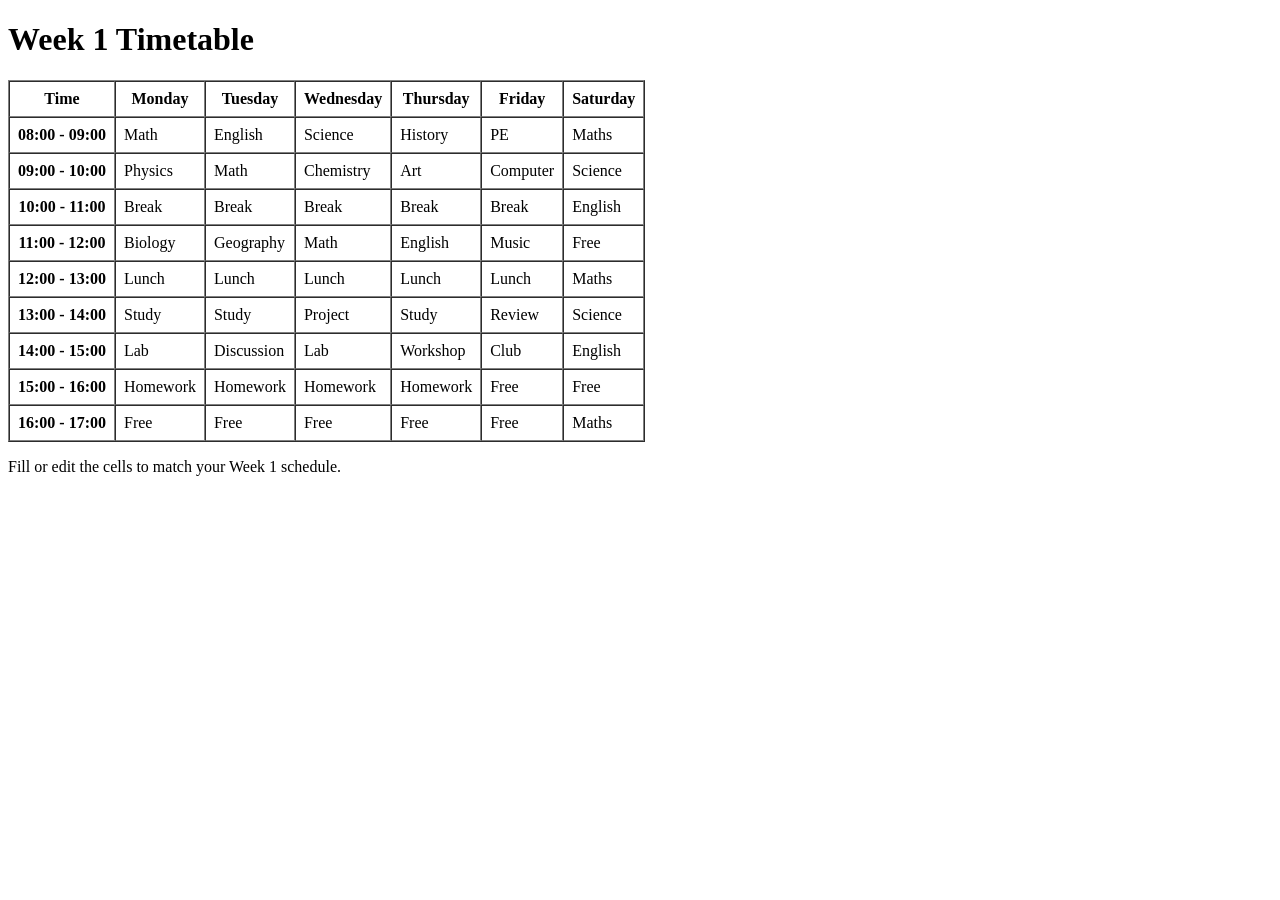
<file: index.html>
<!doctype html>
<html lang="en">
  <head>
    <meta charset="utf-8" />
    <meta name="viewport" content="width=device-width, initial-scale=1" />
    <title>Week 1 Timetable</title>
  </head>
  <body>
    <h1>Week 1 Timetable</h1>
    <table border="1" cellspacing="0" cellpadding="8">
      <thead>
        <tr>
          <th>Time</th>
          <th>Monday</th>
          <th>Tuesday</th>
          <th>Wednesday</th>
          <th>Thursday</th>
          <th>Friday</th>
          <th>Saturday</th>
        </tr>
      </thead>
      <tbody>
        <tr>
          <th>08:00 - 09:00</th>
          <td>Math</td>
          <td>English</td>
          <td>Science</td>
          <td>History</td>
          <td>PE</td>
          <td>Maths</td>
        </tr>
        <tr>
          <th>09:00 - 10:00</th>
          <td>Physics</td>
          <td>Math</td>
          <td>Chemistry</td>
          <td>Art</td>
          <td>Computer</td>
          <td>Science</td>
        </tr>
        <tr>
          <th>10:00 - 11:00</th>
          <td>Break</td>
          <td>Break</td>
          <td>Break</td>
          <td>Break</td>
          <td>Break</td>
          <td>English</td>
        </tr>
        <tr>
          <th>11:00 - 12:00</th>
          <td>Biology</td>
          <td>Geography</td>
          <td>Math</td>
          <td>English</td>
          <td>Music</td>
          <td>Free</td>
        </tr>
        <tr>
          <th>12:00 - 13:00</th>
          <td>Lunch</td>
          <td>Lunch</td>
          <td>Lunch</td>
          <td>Lunch</td>
          <td>Lunch</td>
          <td>Maths</td>
        </tr>
        <tr>
          <th>13:00 - 14:00</th>
          <td>Study</td>
          <td>Study</td>
          <td>Project</td>
          <td>Study</td>
          <td>Review</td>
          <td>Science</td>
        </tr>
        <tr>
          <th>14:00 - 15:00</th>
          <td>Lab</td>
          <td>Discussion</td>
          <td>Lab</td>
          <td>Workshop</td>
          <td>Club</td>
          <td>English</td>
        </tr>
        <tr>
          <th>15:00 - 16:00</th>
          <td>Homework</td>
          <td>Homework</td>
          <td>Homework</td>
          <td>Homework</td>
          <td>Free</td>
          <td>Free</td>
        </tr>
        <tr>
          <th>16:00 - 17:00</th>
          <td>Free</td>
          <td>Free</td>
          <td>Free</td>
          <td>Free</td>
          <td>Free</td>
          <td>Maths</td>
        </tr>
      </tbody>
    </table>
    <p>Fill or edit the cells to match your Week 1 schedule.</p>
  </body>
</html>
</file>
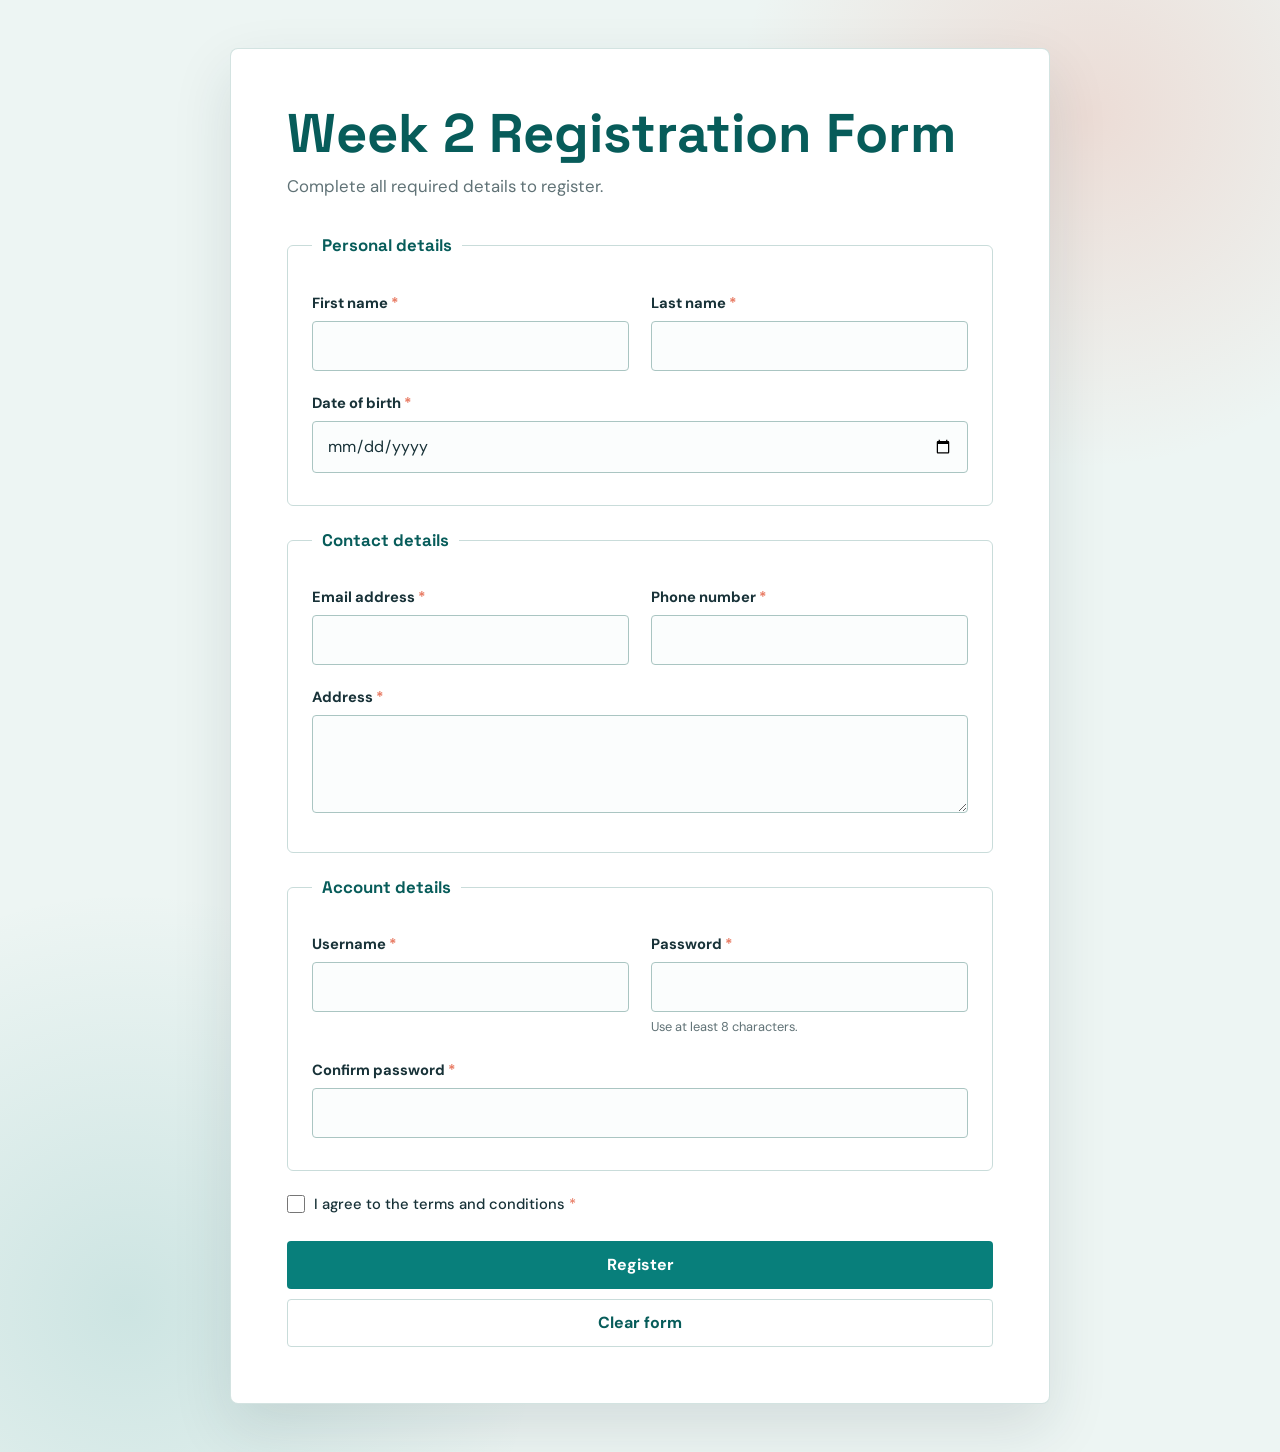
<file: week2/index.html>
<!doctype html>
<html lang="en">
  <head>
    <meta charset="utf-8" />
    <meta name="viewport" content="width=device-width, initial-scale=1" />
    <title>Week 2 Registration</title>
    <link rel="stylesheet" href="style.css" />
  </head>
  <body>
    <main>
      <h1>Week 2 Registration Form</h1>
      <p>Complete all required details to register.</p>

      <form action="#" method="post">
        <fieldset>
          <legend>Personal details</legend>

          <p>
            <label for="first-name">First name <span aria-hidden="true">*</span></label><br />
            <input type="text" id="first-name" name="first_name" autocomplete="given-name" required />
          </p>

          <p>
            <label for="last-name">Last name <span aria-hidden="true">*</span></label><br />
            <input type="text" id="last-name" name="last_name" autocomplete="family-name" required />
          </p>

          <p>
            <label for="date-of-birth">Date of birth <span aria-hidden="true">*</span></label><br />
            <input type="date" id="date-of-birth" name="date_of_birth" autocomplete="bday" required />
          </p>
        </fieldset>

        <fieldset>
          <legend>Contact details</legend>

          <p>
            <label for="email">Email address <span aria-hidden="true">*</span></label><br />
            <input type="email" id="email" name="email" autocomplete="email" required />
          </p>

          <p>
            <label for="phone">Phone number <span aria-hidden="true">*</span></label><br />
            <input type="tel" id="phone" name="phone" autocomplete="tel" required />
          </p>

          <p>
            <label for="address">Address <span aria-hidden="true">*</span></label><br />
            <textarea id="address" name="address" rows="3" autocomplete="street-address" required></textarea>
          </p>
        </fieldset>

        <fieldset>
          <legend>Account details</legend>

          <p>
            <label for="username">Username <span aria-hidden="true">*</span></label><br />
            <input type="text" id="username" name="username" autocomplete="username" minlength="3" required />
          </p>

          <p>
            <label for="password">Password <span aria-hidden="true">*</span></label><br />
            <input type="password" id="password" name="password" autocomplete="new-password" minlength="8" required />
            <br />
            <small>Use at least 8 characters.</small>
          </p>

          <p>
            <label for="confirm-password">Confirm password <span aria-hidden="true">*</span></label><br />
            <input type="password" id="confirm-password" name="confirm_password" autocomplete="new-password" minlength="8" required />
          </p>
        </fieldset>

        <p>
          <input type="checkbox" id="terms" name="terms" required />
          <label for="terms">I agree to the terms and conditions <span aria-hidden="true">*</span></label>
        </p>

        <button type="submit">Register</button>
        <button type="reset">Clear form</button>
      </form>
    </main>
  </body>
</html>
</file>
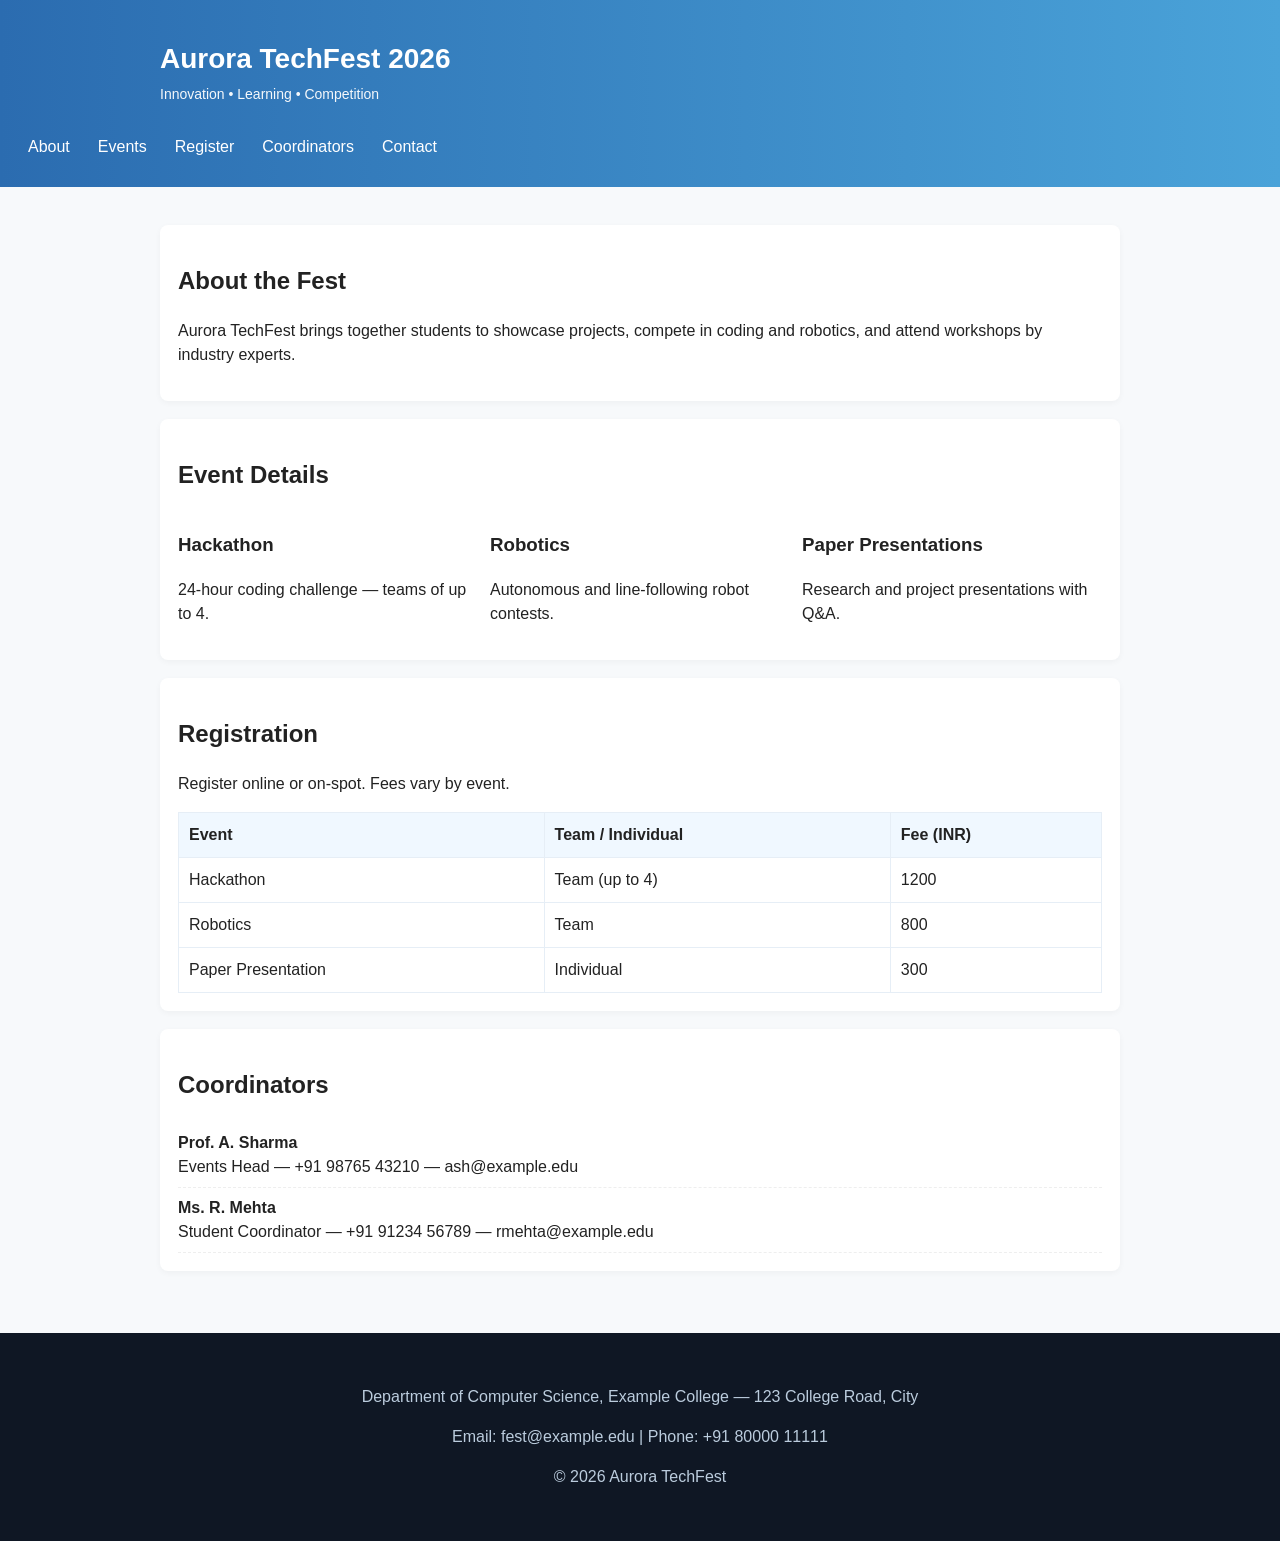
<file: assiginment/CollegeFest/index.html>
<!doctype html>
<html lang="en">
<head>
  <meta charset="utf-8" />
  <meta name="viewport" content="width=device-width,initial-scale=1" />
  <title>College Technical Fest</title>
  <link rel="stylesheet" href="styles.css">
</head>
<body>
  <header class="site-header">
    <div class="container">
      <h1 class="fest-title">Aurora TechFest 2026</h1>
      <p class="tag">Innovation • Learning • Competition</p>
    </div>
    <nav class="main-nav">
      <ul>
        <li><a href="#about">About</a></li>
        <li><a href="#events">Events</a></li>
        <li><a href="#register">Register</a></li>
        <li><a href="#coords">Coordinators</a></li>
        <li><a href="#contact">Contact</a></li>
      </ul>
    </nav>
  </header>

  <main class="container">
    <section id="about" class="card">
      <h2>About the Fest</h2>
      <p>Aurora TechFest brings together students to showcase projects, compete in coding and robotics, and attend workshops by industry experts.</p>
    </section>

    <section id="events" class="card">
      <h2>Event Details</h2>
      <div class="grid">
        <div>
          <h3>Hackathon</h3>
          <p>24-hour coding challenge — teams of up to 4.</p>
        </div>
        <div>
          <h3>Robotics</h3>
          <p>Autonomous and line-following robot contests.</p>
        </div>
        <div>
          <h3>Paper Presentations</h3>
          <p>Research and project presentations with Q&A.</p>
        </div>
      </div>
    </section>

    <section id="register" class="card">
      <h2>Registration</h2>
      <p>Register online or on-spot. Fees vary by event.</p>
      <table class="fees">
        <thead>
          <tr><th>Event</th><th>Team / Individual</th><th>Fee (INR)</th></tr>
        </thead>
        <tbody>
          <tr><td>Hackathon</td><td>Team (up to 4)</td><td>1200</td></tr>
          <tr><td>Robotics</td><td>Team</td><td>800</td></tr>
          <tr><td>Paper Presentation</td><td>Individual</td><td>300</td></tr>
        </tbody>
      </table>
    </section>

    <section id="coords" class="card">
      <h2>Coordinators</h2>
      <ul class="coords">
        <li>
          <strong>Prof. A. Sharma</strong><br>
          Events Head — +91 98765 43210 — ash@example.edu
        </li>
        <li>
          <strong>Ms. R. Mehta</strong><br>
          Student Coordinator — +91 91234 56789 — rmehta@example.edu
        </li>
      </ul>
    </section>
  </main>

  <footer id="contact" class="site-footer">
    <div class="container">
      <p>Department of Computer Science, Example College — 123 College Road, City</p>
      <p>Email: fest@example.edu | Phone: +91 80000 11111</p>
      <p>&copy; 2026 Aurora TechFest</p>
    </div>
  </footer>
</body>
</html>
</file>
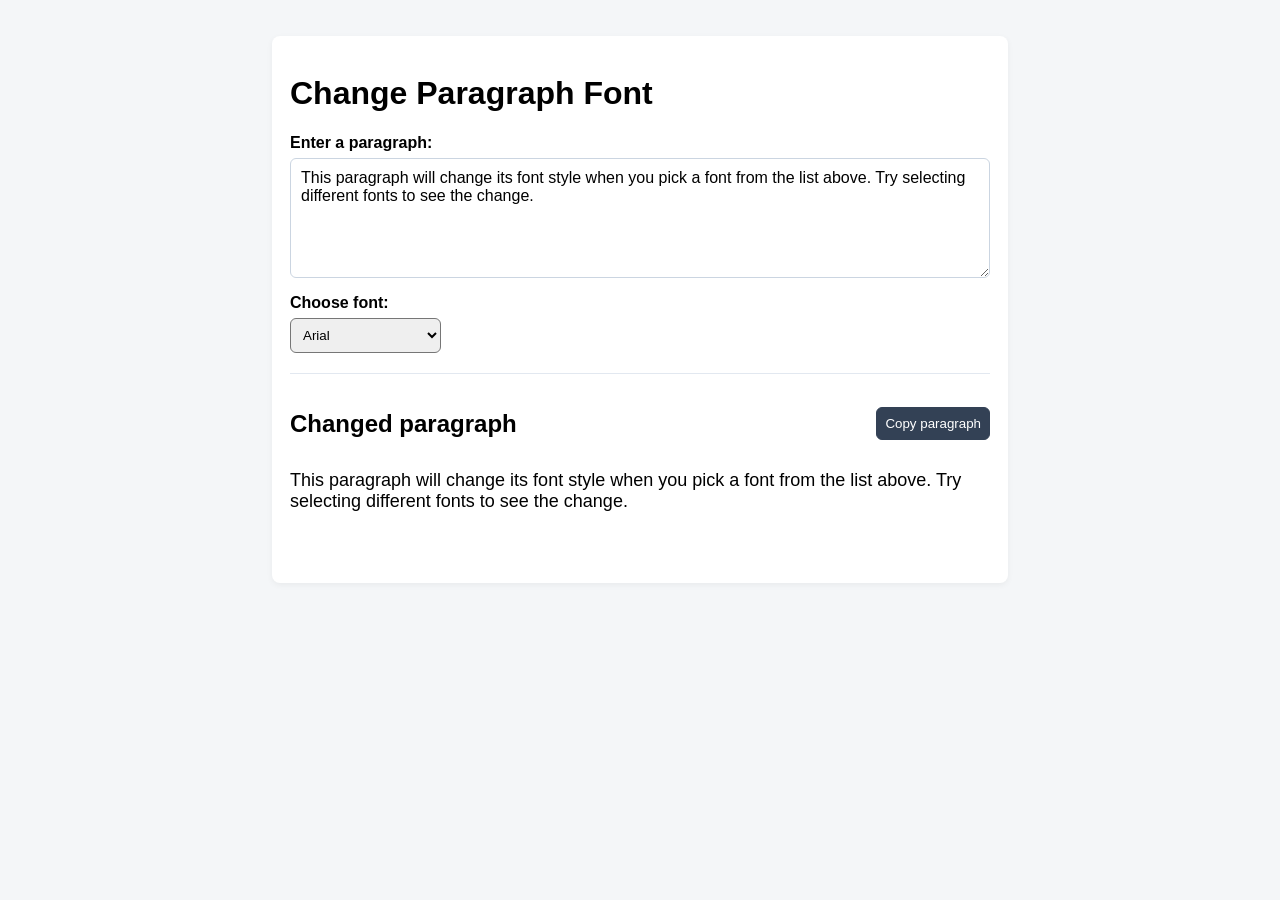
<file: assiginment/FontChanger/index.html>
<!doctype html>
<html lang="en">
<head>
  <meta charset="utf-8" />
  <meta name="viewport" content="width=device-width,initial-scale=1" />
  <title>Font Style Changer</title>
  <style>
    body{font-family:Arial,Helvetica,sans-serif;padding:28px;background:#f4f6f8}
    .card{background:#fff;padding:18px;border-radius:8px;max-width:700px;margin:0 auto;box-shadow:0 2px 6px rgba(0,0,0,0.05)}
    label{display:block;margin:12px 0 6px;font-weight:bold}
    textarea{width:100%;min-height:120px;padding:10px;border:1px solid #cbd5e1;border-radius:6px;box-sizing:border-box;font:inherit;resize:vertical}
    select,button{padding:8px;border-radius:6px}
    button{border:1px solid #334155;background:#334155;color:#fff;cursor:pointer}
    button:hover{background:#1e293b}
    .result{margin-top:20px;padding-top:16px;border-top:1px solid #e2e8f0}
    .result-heading{display:flex;align-items:center;justify-content:space-between;gap:12px}
    #changedParagraph{margin-top:12px;font-size:18px;white-space:pre-wrap;overflow-wrap:anywhere}
    #copyStatus{min-height:1.2em;color:#166534}
  </style>
</head>
<body>
  <div class="card">
    <h1>Change Paragraph Font</h1>
    <label for="paragraphInput">Enter a paragraph:</label>
    <textarea id="paragraphInput">This paragraph will change its font style when you pick a font from the list above. Try selecting different fonts to see the change.</textarea>

    <label for="fontSelect">Choose font:</label>
    <select id="fontSelect">
      <option value="Arial, sans-serif">Arial</option>
      <option value="'Times New Roman', Times, serif">Times New Roman</option>
      <option value="Verdana, Geneva, sans-serif">Verdana</option>
      <option value="'Courier New', Courier, monospace">Courier New</option>
    </select>

    <section class="result" aria-labelledby="resultHeading">
      <div class="result-heading">
        <h2 id="resultHeading">Changed paragraph</h2>
        <button id="copyButton" type="button">Copy paragraph</button>
      </div>
      <p id="changedParagraph"></p>
      <p id="copyStatus" role="status" aria-live="polite"></p>
    </section>
  </div>

  <script src="script.js"></script>
</body>
</html>
</file>
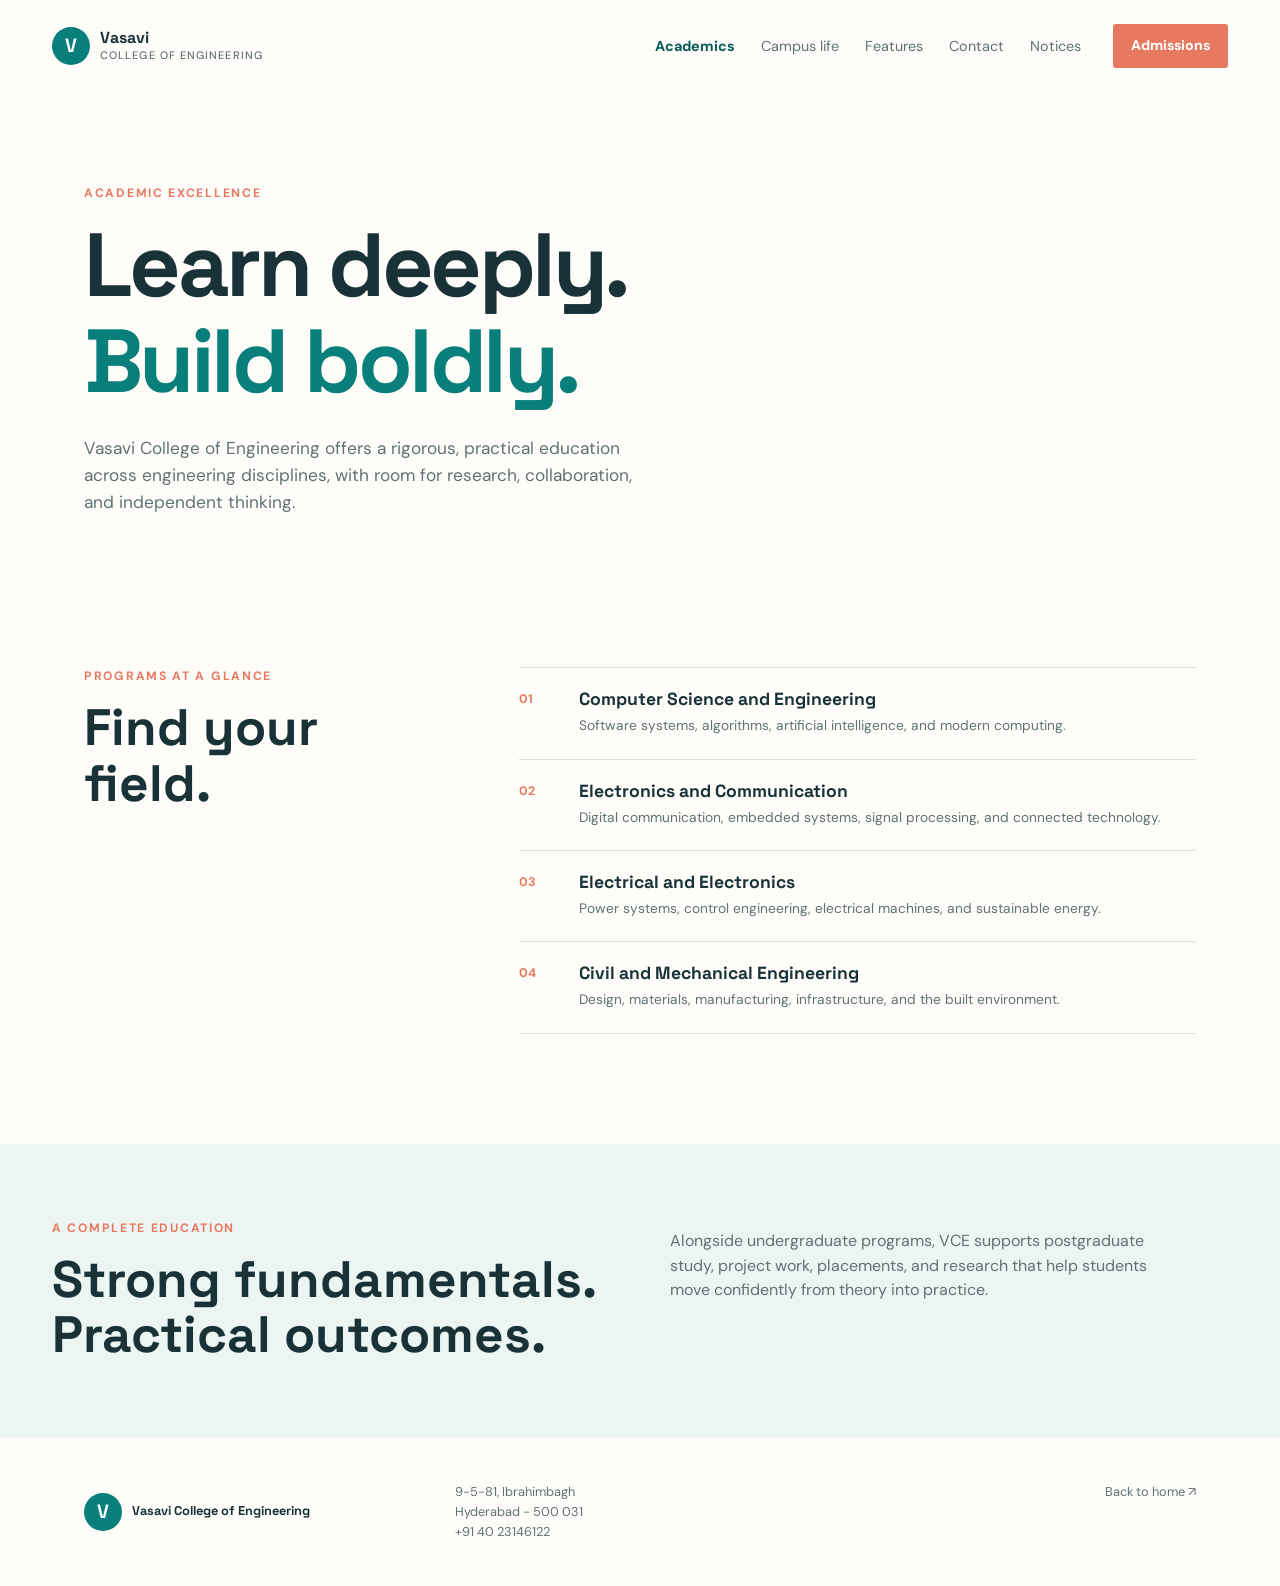
<file: week3/academics.html>
<!doctype html>
<html lang="en">
  <head>
    <meta charset="utf-8" />
    <meta name="viewport" content="width=device-width, initial-scale=1" />
    <title>Academics | Vasavi College of Engineering</title>
    <link rel="stylesheet" href="style.css" />
  </head>
  <body class="college-page inner-page">
    <header class="site-header">
      <a class="brand" href="college.html" aria-label="Vasavi College of Engineering home"><span class="brand-mark">V</span><span>Vasavi<br /><small>College of Engineering</small></span></a>
      <nav aria-label="Main navigation"><a class="active-link" href="academics.html">Academics</a><a href="campus-life.html">Campus life</a><a href="features.html">Features</a><a href="college.html#contact">Contact</a><a href="notices.html">Notices</a></nav>
      <a class="header-button" href="admissions.html">Admissions</a>
    </header>

    <main>
      <section class="inner-hero">
        <p class="eyebrow">Academic excellence</p>
        <h1>Learn deeply.<br /><em>Build boldly.</em></h1>
        <p>Vasavi College of Engineering offers a rigorous, practical education across engineering disciplines, with room for research, collaboration, and independent thinking.</p>
      </section>
      <section class="inner-content two-column-content">
        <div><p class="eyebrow">Programs at a glance</p><h2>Find your field.</h2></div>
        <div class="department-list">
          <article><span>01</span><div><h3>Computer Science and Engineering</h3><p>Software systems, algorithms, artificial intelligence, and modern computing.</p></div></article>
          <article><span>02</span><div><h3>Electronics and Communication</h3><p>Digital communication, embedded systems, signal processing, and connected technology.</p></div></article>
          <article><span>03</span><div><h3>Electrical and Electronics</h3><p>Power systems, control engineering, electrical machines, and sustainable energy.</p></div></article>
          <article><span>04</span><div><h3>Civil and Mechanical Engineering</h3><p>Design, materials, manufacturing, infrastructure, and the built environment.</p></div></article>
        </div>
      </section>
      <section class="inner-highlight"><div><p class="eyebrow">A complete education</p><h2>Strong fundamentals. Practical outcomes.</h2></div><p>Alongside undergraduate programs, VCE supports postgraduate study, project work, placements, and research that help students move confidently from theory into practice.</p></section>
    </main>
    <footer><div class="brand footer-brand"><span class="brand-mark">V</span><span>Vasavi College of Engineering</span></div><p>9-5-81, Ibrahimbagh<br />Hyderabad - 500 031<br />+91 40 23146122</p><p class="footer-small"><a href="college.html">Back to home &#8599;</a></p></footer>
  </body>
</html>
</file>
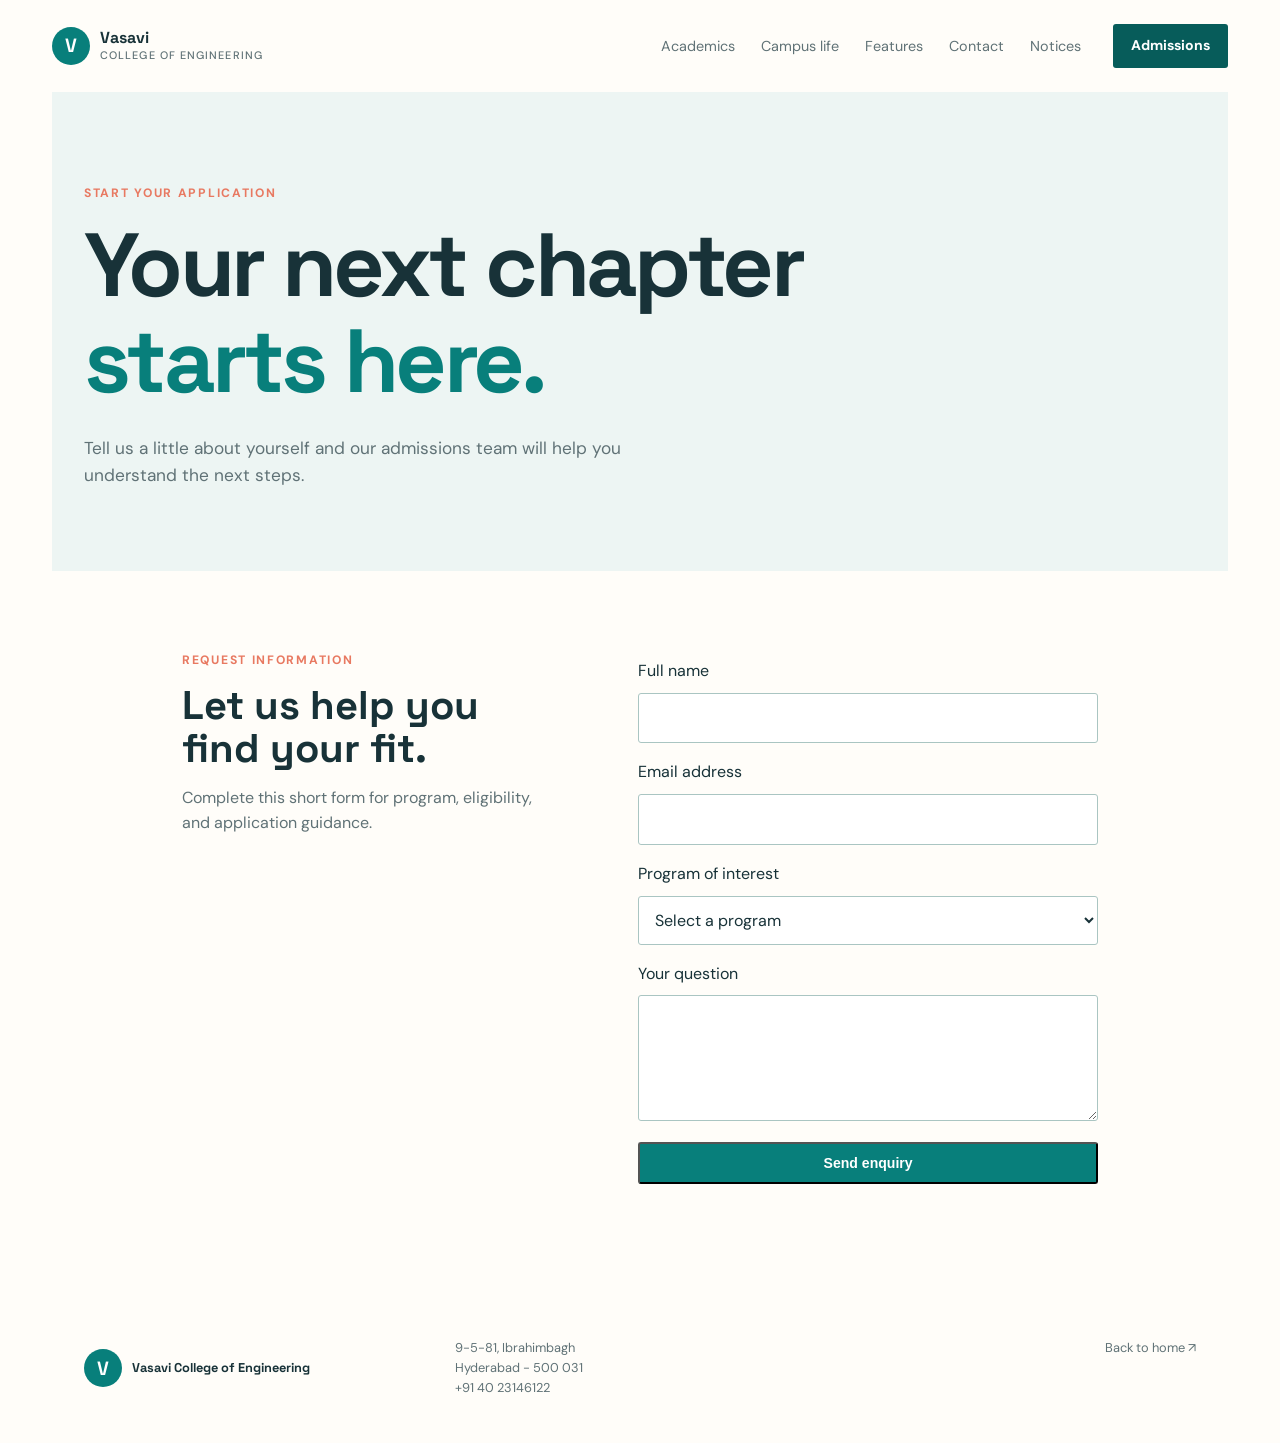
<file: week3/admissions.html>
<!doctype html>
<html lang="en">
  <head>
    <meta charset="utf-8" />
    <meta name="viewport" content="width=device-width, initial-scale=1" />
    <title>Admissions | Vasavi College of Engineering</title>
    <link rel="stylesheet" href="style.css" />
  </head>
  <body class="college-page inner-page">
    <header class="site-header">
      <a class="brand" href="college.html" aria-label="Vasavi College of Engineering home"><span class="brand-mark">V</span><span>Vasavi<br /><small>College of Engineering</small></span></a>
      <nav aria-label="Main navigation"><a href="academics.html">Academics</a><a href="campus-life.html">Campus life</a><a href="campus-life.html#features">Features</a><a href="college.html#contact">Contact</a><a href="notices.html">Notices</a></nav>
      <a class="header-button active-button" href="admissions.html">Admissions</a>
    </header>
    <main>
      <section class="inner-hero admission-hero"><p class="eyebrow">Start your application</p><h1>Your next chapter<br /><em>starts here.</em></h1><p>Tell us a little about yourself and our admissions team will help you understand the next steps.</p></section>
      <section class="admission-layout"><div><p class="eyebrow">Request information</p><h2>Let us help you find your fit.</h2><p class="muted-copy">Complete this short form for program, eligibility, and application guidance.</p></div><form class="enquiry-form" action="#" method="post"><label for="name">Full name</label><input id="name" name="name" type="text" required /><label for="email">Email address</label><input id="email" name="email" type="email" required /><label for="program">Program of interest</label><select id="program" name="program" required><option value="">Select a program</option><option>Computer Science and Engineering</option><option>Electronics and Communication</option><option>Electrical and Electronics</option><option>Civil or Mechanical Engineering</option></select><label for="message">Your question</label><textarea id="message" name="message" rows="4" required></textarea><button class="button button-primary" type="submit">Send enquiry</button></form></section>
    </main>
    <footer><div class="brand footer-brand"><span class="brand-mark">V</span><span>Vasavi College of Engineering</span></div><p>9-5-81, Ibrahimbagh<br />Hyderabad - 500 031<br />+91 40 23146122</p><p class="footer-small"><a href="college.html">Back to home &#8599;</a></p></footer>
  </body>
</html>
</file>
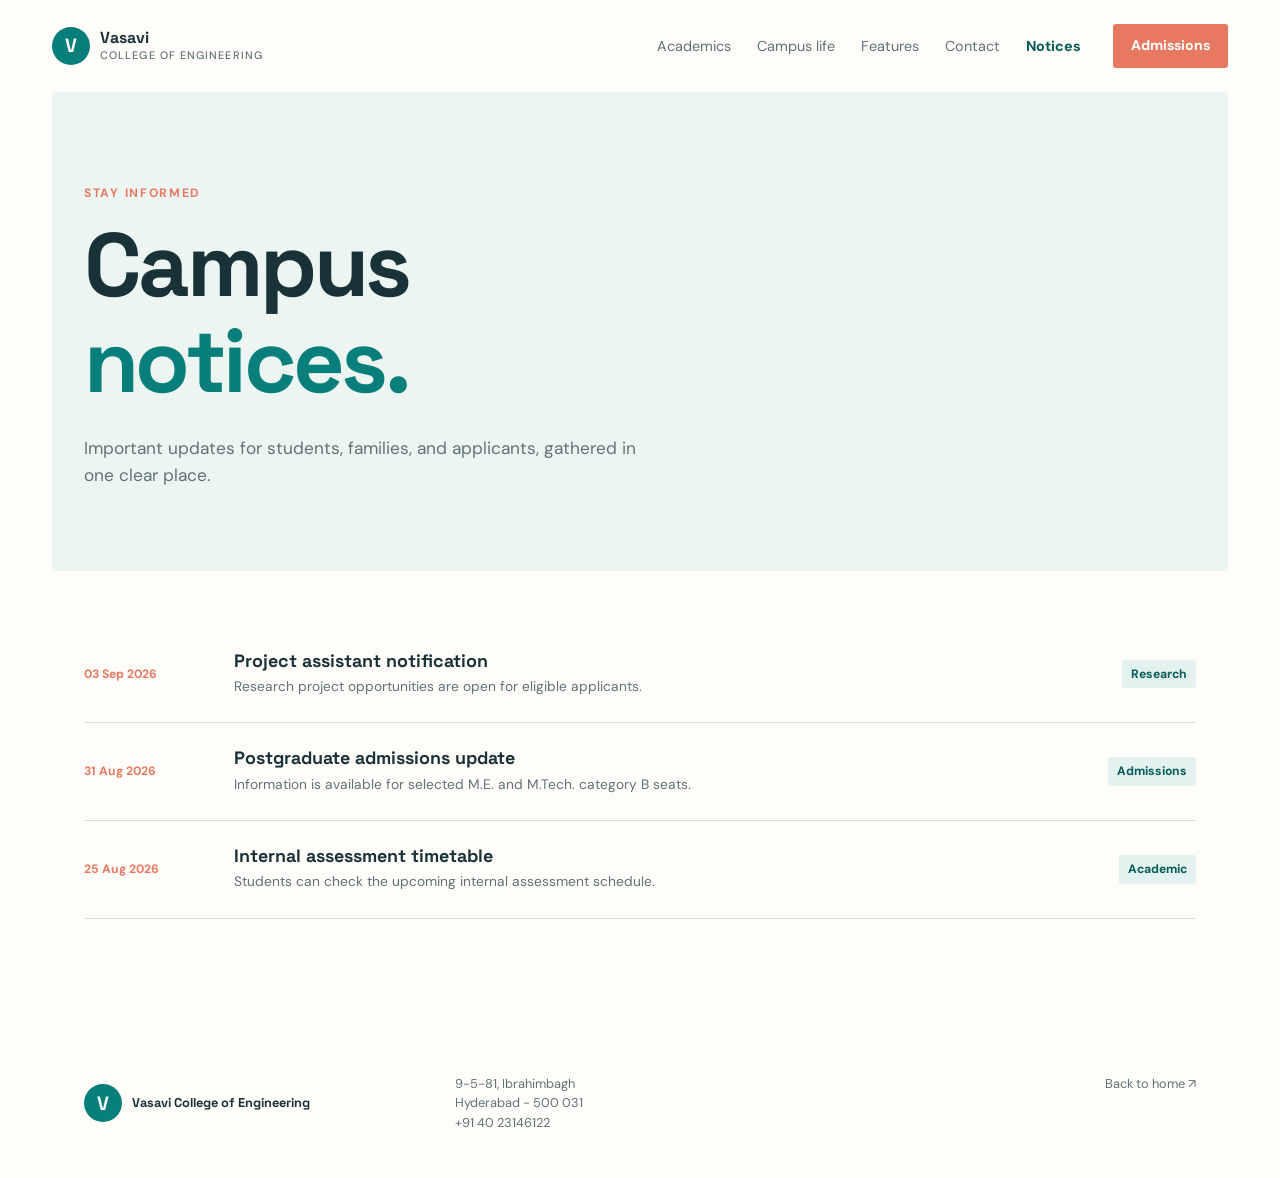
<file: week3/notices.html>
<!doctype html>
<html lang="en">
  <head>
    <meta charset="utf-8" />
    <meta name="viewport" content="width=device-width, initial-scale=1" />
    <title>Notices | Vasavi College of Engineering</title>
    <link rel="stylesheet" href="style.css" />
  </head>
  <body class="college-page inner-page">
    <header class="site-header">
      <a class="brand" href="college.html" aria-label="Vasavi College of Engineering home"><span class="brand-mark">V</span><span>Vasavi<br /><small>College of Engineering</small></span></a>
      <nav aria-label="Main navigation"><a href="academics.html">Academics</a><a href="campus-life.html">Campus life</a><a href="features.html">Features</a><a href="college.html#contact">Contact</a><a class="active-link" href="notices.html">Notices</a></nav>
      <a class="header-button" href="admissions.html">Admissions</a>
    </header>
    <main>
      <section class="inner-hero notice-hero"><p class="eyebrow">Stay informed</p><h1>Campus<br /><em>notices.</em></h1><p>Important updates for students, families, and applicants, gathered in one clear place.</p></section>
      <section class="notice-list" aria-label="College notices">
        <article><span class="notice-date">03 Sep 2026</span><div><h2>Project assistant notification</h2><p>Research project opportunities are open for eligible applicants.</p></div><span class="notice-tag">Research</span></article>
        <article><span class="notice-date">31 Aug 2026</span><div><h2>Postgraduate admissions update</h2><p>Information is available for selected M.E. and M.Tech. category B seats.</p></div><span class="notice-tag">Admissions</span></article>
        <article><span class="notice-date">25 Aug 2026</span><div><h2>Internal assessment timetable</h2><p>Students can check the upcoming internal assessment schedule.</p></div><span class="notice-tag">Academic</span></article>
      </section>
    </main>
    <footer><div class="brand footer-brand"><span class="brand-mark">V</span><span>Vasavi College of Engineering</span></div><p>9-5-81, Ibrahimbagh<br />Hyderabad - 500 031<br />+91 40 23146122</p><p class="footer-small"><a href="college.html">Back to home &#8599;</a></p></footer>
  </body>
</html>
</file>
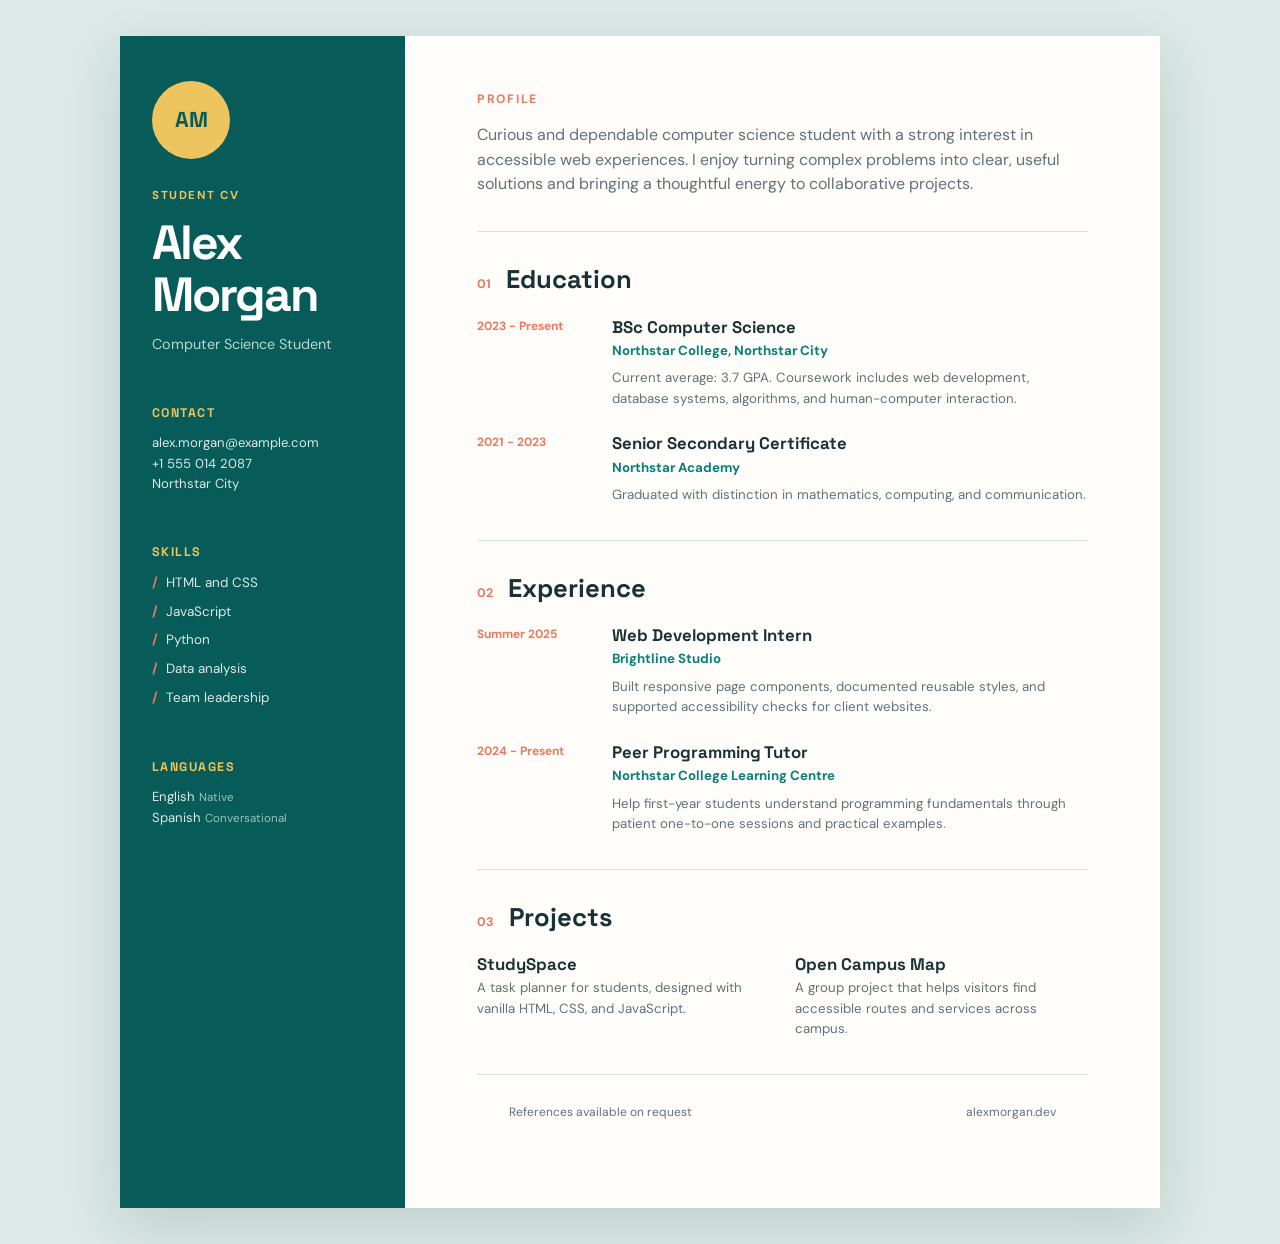
<file: week3/student-cv.html>
<!doctype html>
<html lang="en">
  <head>
    <meta charset="utf-8" />
    <meta name="viewport" content="width=device-width, initial-scale=1" />
    <title>Alex Morgan | Student CV</title>
    <link rel="stylesheet" href="style.css" />
  </head>
  <body class="cv-page">
    <main class="cv-shell">
      <aside class="cv-sidebar">
        <div class="profile-initials" aria-hidden="true">AM</div>
        <p class="cv-label">Student CV</p>
        <h1>Alex<br />Morgan</h1>
        <p class="role">Computer Science Student</p>

        <section class="sidebar-section">
          <h2>Contact</h2>
          <p>alex.morgan@example.com<br />+1 555 014 2087<br />Northstar City</p>
        </section>
        <section class="sidebar-section">
          <h2>Skills</h2>
          <ul class="skill-list">
            <li>HTML and CSS</li>
            <li>JavaScript</li>
            <li>Python</li>
            <li>Data analysis</li>
            <li>Team leadership</li>
          </ul>
        </section>
        <section class="sidebar-section">
          <h2>Languages</h2>
          <p>English <span>Native</span><br />Spanish <span>Conversational</span></p>
        </section>
      </aside>

      <div class="cv-content">
        <header class="cv-intro">
          <p class="eyebrow">Profile</p>
          <p>Curious and dependable computer science student with a strong interest in accessible web experiences. I enjoy turning complex problems into clear, useful solutions and bringing a thoughtful energy to collaborative projects.</p>
        </header>

        <section class="cv-section">
          <div class="section-heading"><span>01</span><h2>Education</h2></div>
          <article class="timeline-item">
            <div class="timeline-date">2023 - Present</div>
            <div><h3>BSc Computer Science</h3><p class="muted">Northstar College, Northstar City</p><p>Current average: 3.7 GPA. Coursework includes web development, database systems, algorithms, and human-computer interaction.</p></div>
          </article>
          <article class="timeline-item">
            <div class="timeline-date">2021 - 2023</div>
            <div><h3>Senior Secondary Certificate</h3><p class="muted">Northstar Academy</p><p>Graduated with distinction in mathematics, computing, and communication.</p></div>
          </article>
        </section>

        <section class="cv-section">
          <div class="section-heading"><span>02</span><h2>Experience</h2></div>
          <article class="timeline-item">
            <div class="timeline-date">Summer 2025</div>
            <div><h3>Web Development Intern</h3><p class="muted">Brightline Studio</p><p>Built responsive page components, documented reusable styles, and supported accessibility checks for client websites.</p></div>
          </article>
          <article class="timeline-item">
            <div class="timeline-date">2024 - Present</div>
            <div><h3>Peer Programming Tutor</h3><p class="muted">Northstar College Learning Centre</p><p>Help first-year students understand programming fundamentals through patient one-to-one sessions and practical examples.</p></div>
          </article>
        </section>

        <section class="cv-section">
          <div class="section-heading"><span>03</span><h2>Projects</h2></div>
          <div class="project-list">
            <article><h3>StudySpace</h3><p>A task planner for students, designed with vanilla HTML, CSS, and JavaScript.</p></article>
            <article><h3>Open Campus Map</h3><p>A group project that helps visitors find accessible routes and services across campus.</p></article>
          </div>
        </section>

        <footer class="cv-footer"><span>References available on request</span><span>alexmorgan.dev</span></footer>
      </div>
    </main>
  </body>
</html>
</file>
<file: week2/style.css>
@import url('https://fonts.googleapis.com/css2?family=DM+Sans:wght@400;500;700&family=Space+Grotesk:wght@500;600;700&display=swap');

:root {
  --ink: #183238;
  --muted: #607276;
  --paper: #ffffff;
  --mist: #edf5f3;
  --line: #c9dcda;
  --teal: #087f7b;
  --teal-dark: #075c5a;
  --coral: #e87961;
  --shadow: 0 24px 60px rgba(24, 50, 56, 0.12);
}

* {
  box-sizing: border-box;
}

body {
  min-height: 100vh;
  margin: 0;
  padding: 48px 20px;
  color: var(--ink);
  background-color: var(--mist);
  background-image: radial-gradient(circle at 85% 8%, rgba(232, 121, 97, 0.2), transparent 22rem),
    radial-gradient(circle at 10% 90%, rgba(8, 127, 123, 0.14), transparent 26rem);
  font-family: 'DM Sans', sans-serif;
  line-height: 1.5;
}

main {
  width: min(100%, 820px);
  margin: 0 auto;
  padding: clamp(28px, 5vw, 56px);
  background: var(--paper);
  border: 1px solid rgba(201, 220, 218, 0.8);
  border-radius: 8px;
  box-shadow: var(--shadow);
}

h1 {
  margin: 0;
  color: var(--teal-dark);
  font-family: 'Space Grotesk', sans-serif;
  font-size: clamp(2rem, 5vw, 3.4rem);
  line-height: 1.05;
}

main > p {
  margin: 12px 0 34px;
  color: var(--muted);
  font-size: 1.05rem;
}

form {
  display: grid;
  gap: 22px;
}

fieldset {
  display: grid;
  grid-template-columns: repeat(2, minmax(0, 1fr));
  gap: 4px 22px;
  margin: 0;
  padding: 24px;
  border: 1px solid var(--line);
  border-radius: 6px;
}

legend {
  padding: 0 10px;
  color: var(--teal-dark);
  font-family: 'Space Grotesk', sans-serif;
  font-size: 1.05rem;
  font-weight: 700;
}

fieldset p {
  margin: 8px 0;
}

fieldset p:last-child {
  grid-column: 1 / -1;
}

label {
  display: inline-block;
  margin-bottom: 7px;
  font-size: 0.92rem;
  font-weight: 700;
}

label span {
  color: var(--coral);
}

input:not([type='checkbox']),
textarea {
  width: 100%;
  padding: 12px 14px;
  color: var(--ink);
  background: #fbfdfd;
  border: 1px solid #aac5c2;
  border-radius: 4px;
  font: inherit;
  transition: border-color 160ms ease, box-shadow 160ms ease, background-color 160ms ease;
}

textarea {
  min-height: 96px;
  resize: vertical;
}

input:not([type='checkbox']):focus,
textarea:focus {
  outline: 3px solid rgba(8, 127, 123, 0.18);
  border-color: var(--teal);
  background: var(--paper);
}

small {
  display: inline-block;
  margin-top: 5px;
  color: var(--muted);
  font-size: 0.8rem;
}

form > p {
  display: flex;
  align-items: flex-start;
  gap: 9px;
  margin: 0;
}

form > p label {
  margin: 0;
  font-weight: 500;
}

input[type='checkbox'] {
  width: 18px;
  height: 18px;
  flex: 0 0 auto;
  margin: 2px 0 0;
  accent-color: var(--teal);
}

button {
  min-height: 46px;
  padding: 11px 20px;
  border: 1px solid transparent;
  border-radius: 4px;
  font: inherit;
  font-weight: 700;
  cursor: pointer;
  transition: background-color 160ms ease, border-color 160ms ease, transform 160ms ease;
}

button:hover {
  transform: translateY(-1px);
}

button[type='submit'] {
  margin-top: 4px;
  color: #ffffff;
  background: var(--teal);
}

button[type='submit']:hover,
button[type='submit']:focus-visible {
  background: var(--teal-dark);
}

button[type='reset'] {
  margin-top: -12px;
  color: var(--teal-dark);
  background: transparent;
  border-color: var(--line);
}

button[type='reset']:hover,
button[type='reset']:focus-visible {
  background: #edf5f3;
  border-color: var(--teal);
}

button:focus-visible {
  outline: 3px solid rgba(232, 121, 97, 0.35);
  outline-offset: 2px;
}

@media (max-width: 620px) {
  body {
    padding: 20px 12px;
  }

  main {
    padding: 28px 18px;
  }

  fieldset {
    grid-template-columns: 1fr;
    gap: 2px;
    padding: 18px 14px;
  }

  fieldset p:last-child {
    grid-column: auto;
  }
}
</file>
<file: assiginment/CollegeFest/styles.css>
/* College Fest styles */
:root{--accent:#2b6cb0;--muted:#666}
*{box-sizing:border-box}
body{font-family:Inter, Arial, sans-serif;line-height:1.5;color:#222;margin:0;background:#f7f9fb}
.container{max-width:1000px;margin:0 auto;padding:20px}
.site-header{background:linear-gradient(90deg,var(--accent),#4aa3d9);color:#fff;padding:18px 0}
.fest-title{margin:0;font-size:28px}
.tag{margin:4px 0 0;font-size:14px;opacity:.95}
.main-nav ul{display:flex;gap:12px;list-style:none;padding:10px 20px;margin:0}
.main-nav a{color:#fff;text-decoration:none;padding:6px 8px;border-radius:6px}
.main-nav a:hover{background:rgba(255,255,255,0.12)}
.card{background:#fff;border-radius:8px;padding:18px;margin:18px 0;box-shadow:0 2px 6px rgba(15,15,15,0.04)}
.grid{display:grid;grid-template-columns:repeat(auto-fit,minmax(200px,1fr));gap:12px}
.fees{width:100%;border-collapse:collapse;margin-top:12px}
.fees th,.fees td{border:1px solid #e6eef6;padding:10px;text-align:left}
.fees thead th{background:#f0f8ff}
.coords{list-style:none;padding:0;margin:8px 0 0}
.coords li{padding:8px 0;border-bottom:1px dashed #eee}
.site-footer{background:#0f1724;color:#bcd;text-align:center;padding:16px;margin-top:24px}

@media (max-width:520px){.main-nav ul{flex-wrap:wrap}}
</file>
<file: week3/style.css>
@import url('https://fonts.googleapis.com/css2?family=DM+Sans:wght@400;500;700&family=Space+Grotesk:wght@500;600;700&display=swap');

:root {
  --ink: #183238;
  --muted: #607276;
  --paper: #fffdf9;
  --mist: #edf5f3;
  --teal: #087f7b;
  --teal-dark: #075c5a;
  --coral: #e87961;
  --gold: #edc45d;
  --line: #d5e2df;
}

* { box-sizing: border-box; }
html { scroll-behavior: smooth; }
body { margin: 0; color: var(--ink); font-family: 'DM Sans', sans-serif; line-height: 1.55; }
a { color: inherit; text-decoration: none; }
img { display: block; max-width: 100%; }
.eyebrow { margin: 0 0 14px; color: var(--coral); font-size: .76rem; font-weight: 700; letter-spacing: .14em; text-transform: uppercase; }
h1, h2, h3 { font-family: 'Space Grotesk', sans-serif; line-height: 1.08; }
h2 { margin: 0; font-size: clamp(2rem, 4vw, 3.4rem); }

/* College page */
.college-page { background: var(--paper); }
.site-header { display: flex; align-items: center; gap: 32px; max-width: 1240px; margin: auto; padding: 24px 32px; }
.brand { display: flex; align-items: center; gap: 10px; font-family: 'Space Grotesk', sans-serif; font-weight: 700; line-height: 1; }
.brand small { color: var(--muted); font-family: 'DM Sans', sans-serif; font-size: .68rem; font-weight: 500; letter-spacing: .1em; text-transform: uppercase; }
.brand-mark { display: grid; width: 38px; height: 38px; place-items: center; color: white; background: var(--teal); border-radius: 50%; font-size: 1.2rem; }
.site-header nav { display: flex; gap: 26px; margin-left: auto; color: var(--muted); font-size: .9rem; }
.site-header nav a:hover, .text-link:hover { color: var(--coral); }
.header-button, .button { display: inline-block; padding: 11px 18px; border-radius: 3px; font-size: .88rem; font-weight: 700; }
.header-button { color: white; background: var(--coral); }
.college-hero { display: grid; grid-template-columns: minmax(0, .9fr) minmax(0, 1.1fr); gap: clamp(36px, 7vw, 100px); max-width: 1240px; margin: 0 auto; padding: 64px 32px 105px; align-items: center; }
.hero-copy h1 { max-width: 590px; margin: 0; font-size: clamp(3rem, 6vw, 5.8rem); letter-spacing: -.04em; }
.hero-copy h1 em { color: var(--teal); font-style: normal; }
.hero-text { max-width: 480px; margin: 25px 0; color: var(--muted); font-size: 1.08rem; }
.hero-actions { display: flex; align-items: center; gap: 24px; margin: 28px 0 48px; }
.button-primary { color: white; background: var(--teal); }
.button-primary:hover { background: var(--teal-dark); }
.text-link { color: var(--teal-dark); font-size: .9rem; font-weight: 700; }
.text-link span { color: var(--coral); font-size: 1.2rem; }
.hero-note { display: flex; max-width: 310px; gap: 13px; color: var(--muted); font-size: .78rem; line-height: 1.4; }
.hero-note strong { color: var(--coral); font-family: 'Space Grotesk', sans-serif; font-size: 2rem; line-height: 1; }
.hero-image-wrap { position: relative; }
.hero-image-wrap img { width: 100%; aspect-ratio: 1.02; object-fit: cover; border-radius: 3px; }
.image-caption { position: absolute; right: -18px; bottom: -18px; padding: 12px 16px; color: white; background: var(--teal-dark); font-size: .75rem; }
.caption-dot { display: inline-block; width: 7px; height: 7px; margin-right: 7px; background: var(--coral); border-radius: 50%; }
.intro-band { display: grid; grid-template-columns: 1fr 1fr; gap: 40px; padding: 76px max(32px, calc((100% - 1176px) / 2)); background: var(--mist); }
.intro-band > p { max-width: 460px; margin: 12px 0 0; color: var(--muted); }
.program-grid { display: grid; grid-template-columns: repeat(3, 1fr); gap: 18px; max-width: 1176px; margin: 0 auto; padding: 50px 32px 110px; }
.program-card { min-height: 275px; padding: 28px; border-top: 5px solid; }
.program-card-coral { background: #fff0eb; border-color: var(--coral); }
.program-card-teal { background: #e3f2ef; border-color: var(--teal); }
.program-card-gold { background: #fff7da; border-color: var(--gold); }
.program-number { color: var(--muted); font-size: .78rem; font-weight: 700; }
.program-card h3 { margin: 42px 0 12px; font-size: 1.45rem; }
.program-card p { margin: 0 0 24px; color: var(--muted); font-size: .9rem; }
.program-card a { color: var(--teal-dark); font-size: .85rem; font-weight: 700; }
.campus-section { display: grid; grid-template-columns: 1fr 1fr; align-items: center; gap: clamp(35px, 7vw, 95px); max-width: 1176px; margin: auto; padding: 0 32px 110px; }
.campus-image img { width: 100%; aspect-ratio: 1.25; object-fit: cover; }
.campus-copy > p:not(.eyebrow) { max-width: 430px; margin: 22px 0 30px; color: var(--muted); }
.campus-stats { display: grid; grid-template-columns: 70px 1fr; gap: 6px 15px; align-items: center; }
.campus-stats strong { color: var(--teal); font-family: 'Space Grotesk', sans-serif; font-size: 1.7rem; }
.campus-stats span { color: var(--muted); font-size: .85rem; }
.features-section { max-width: 1176px; margin: auto; padding: 0 32px 110px; }
.features-heading { display: flex; align-items: end; justify-content: space-between; gap: 30px; margin-bottom: 35px; }
.features-heading h2 { max-width: 500px; }
.feature-grid { display: grid; grid-template-columns: repeat(3, 1fr); gap: 18px; }
.feature-card { overflow: hidden; background: var(--mist); }
.feature-card img { width: 100%; aspect-ratio: 1.35; object-fit: cover; }
.feature-card div { padding: 22px 24px 26px; }
.feature-card h3 { margin: 0 0 9px; font-size: 1.15rem; }
.feature-card p { margin: 0; color: var(--muted); font-size: .86rem; }
.feature-card-link { display: inline-block; margin-top: 15px; color: var(--teal-dark); font-size: .82rem; font-weight: 700; }
.apply-section { padding: 85px 32px; color: white; background: var(--teal-dark); text-align: center; }
.apply-section h2 { margin: 0 0 28px; }
.button-light { color: var(--teal-dark); background: white; }
footer { display: grid; grid-template-columns: 1fr 1fr 1fr; max-width: 1176px; margin: auto; padding: 32px; color: var(--muted); font-size: .8rem; }
.footer-brand { color: var(--ink); }
.footer-small { text-align: right; }

/* College inner pages */
.active-link { color: var(--teal-dark) !important; font-weight: 700; }
.active-button { background: var(--teal-dark); }
.inner-hero { max-width: 1176px; margin: auto; padding: 92px 32px 82px; }
.inner-hero h1 { max-width: 760px; margin: 0; font-size: clamp(3.2rem, 7vw, 6.2rem); letter-spacing: -.04em; }
.inner-hero h1 em { color: var(--teal); font-style: normal; }
.inner-hero > p:last-child { max-width: 560px; margin: 25px 0 0; color: var(--muted); font-size: 1.08rem; }
.inner-hero-image { display: grid; grid-template-columns: 1fr .85fr; gap: 70px; align-items: center; }
.inner-hero-image img { width: 100%; aspect-ratio: 1.2; object-fit: cover; }
.inner-content { max-width: 1176px; margin: auto; padding: 70px 32px 110px; }
.two-column-content { display: grid; grid-template-columns: .7fr 1.3fr; gap: 70px; }
.department-list { display: grid; border-top: 1px solid var(--line); }
.department-list article { display: grid; grid-template-columns: 42px 1fr; gap: 18px; padding: 22px 0; border-bottom: 1px solid var(--line); }
.department-list article > span { color: var(--coral); font-size: .78rem; font-weight: 700; }
.department-list h3 { margin: 0 0 6px; font-size: 1.1rem; }
.department-list p { margin: 0; color: var(--muted); font-size: .86rem; }
.inner-highlight { display: grid; grid-template-columns: 1fr 1fr; gap: 60px; padding: 75px max(32px, calc((100% - 1176px) / 2)); background: var(--mist); }
.inner-highlight > p { max-width: 480px; margin: 10px 0 0; color: var(--muted); }
.feature-page-grid { display: grid; grid-template-columns: repeat(3, 1fr); gap: 18px; max-width: 1176px; margin: auto; padding: 0 32px 110px; }
.feature-page-grid article { background: var(--mist); }
.feature-page-grid img { width: 100%; aspect-ratio: 1.25; object-fit: cover; }
.feature-page-grid article h2, .feature-page-grid article p { margin-left: 22px; margin-right: 22px; }
.feature-page-grid article h2 { margin-top: 22px; font-size: 1.25rem; }
.feature-page-grid article p { padding-bottom: 25px; color: var(--muted); font-size: .86rem; }
.notice-hero, .admission-hero { background: var(--mist); }
.notice-list { max-width: 1176px; margin: auto; padding: 55px 32px 110px; }
.notice-list article { display: grid; grid-template-columns: 125px 1fr auto; gap: 25px; align-items: center; padding: 25px 0; border-bottom: 1px solid var(--line); }
.notice-date, .notice-tag { color: var(--coral); font-size: .76rem; font-weight: 700; }
.notice-list h2 { margin: 0 0 6px; font-size: 1.12rem; }
.notice-list p { margin: 0; color: var(--muted); font-size: .86rem; }
.notice-tag { padding: 5px 9px; color: var(--teal-dark); background: #e3f2ef; border-radius: 3px; }
.admission-layout { display: grid; grid-template-columns: .9fr 1.1fr; gap: 80px; max-width: 980px; margin: auto; padding: 80px 32px 110px; }
.admission-layout h2 { font-size: 2.5rem; }
.muted-copy { max-width: 350px; color: var(--muted); }
.enquiry-form { display: grid; gap: 9px; }
.enquiry-form label { margin-top: 8px; }
.enquiry-form input, .enquiry-form select, .enquiry-form textarea { width: 100%; padding: 12px; color: var(--ink); background: white; border: 1px solid #aac5c2; border-radius: 3px; font: inherit; }
.enquiry-form textarea { resize: vertical; }
.enquiry-form button { margin-top: 12px; }

/* Student CV */
.cv-page { padding: 36px 20px; background: #dce9e6; }
.cv-shell { display: grid; grid-template-columns: 285px 1fr; max-width: 1040px; margin: auto; background: var(--paper); box-shadow: 0 20px 55px rgba(24, 50, 56, .14); }
.cv-sidebar { padding: 45px 32px; color: white; background: var(--teal-dark); }
.profile-initials { display: grid; width: 78px; height: 78px; place-items: center; margin-bottom: 28px; color: var(--teal-dark); background: var(--gold); border-radius: 50%; font-family: 'Space Grotesk', sans-serif; font-size: 1.35rem; font-weight: 700; }
.cv-label { color: var(--gold); font-size: .72rem; font-weight: 700; letter-spacing: .14em; text-transform: uppercase; }
.cv-sidebar h1 { margin: 12px 0; color: white; font-size: 3rem; letter-spacing: -.04em; }
.role { margin: 0; color: #b8d6d2; font-size: .9rem; }
.sidebar-section { margin-top: 52px; }
.sidebar-section h2 { margin: 0 0 13px; color: var(--gold); font-size: .78rem; letter-spacing: .12em; text-transform: uppercase; }
.sidebar-section p { margin: 0; color: #dce9e6; font-size: .82rem; }
.sidebar-section p span { color: #9ec2bd; font-size: .72rem; }
.skill-list { display: grid; gap: 8px; margin: 0; padding: 0; color: #dce9e6; font-size: .84rem; list-style: none; }
.skill-list li::before { content: '/'; margin-right: 8px; color: var(--coral); font-weight: 700; }
.cv-content { padding: 54px clamp(28px, 6vw, 72px); }
.cv-intro { padding-bottom: 34px; border-bottom: 1px solid var(--line); }
.cv-intro > p:last-child { max-width: 650px; margin: 0; color: var(--muted); font-size: 1rem; }
.cv-section { padding: 34px 0; border-bottom: 1px solid var(--line); }
.section-heading { display: flex; align-items: baseline; gap: 15px; margin-bottom: 23px; }
.section-heading span { color: var(--coral); font-size: .78rem; font-weight: 700; }
.section-heading h2 { margin: 0; font-size: 1.6rem; }
.timeline-item { display: grid; grid-template-columns: 115px 1fr; gap: 20px; margin: 0 0 25px; }
.timeline-item:last-child { margin-bottom: 0; }
.timeline-date { color: var(--coral); font-size: .75rem; font-weight: 700; line-height: 1.4; }
.timeline-item h3, .project-list h3 { margin: 0 0 5px; font-size: 1.05rem; }
.timeline-item p, .project-list p { margin: 0; color: var(--muted); font-size: .83rem; }
.timeline-item .muted { margin-bottom: 7px; color: var(--teal); font-weight: 700; }
.project-list { display: grid; grid-template-columns: 1fr 1fr; gap: 25px; }
.cv-footer { display: flex; justify-content: space-between; gap: 20px; padding-top: 28px; color: var(--muted); font-size: .75rem; }

@media (max-width: 720px) {
  .site-header { flex-wrap: wrap; padding: 18px 20px; }
  .site-header nav { order: 3; width: 100%; margin: 0; gap: 16px; }
  .college-hero, .campus-section, .intro-band { grid-template-columns: 1fr; }
  .college-hero { padding: 38px 20px 80px; }
  .hero-copy h1 { font-size: clamp(2.8rem, 13vw, 4.8rem); }
  .hero-image-wrap { margin-top: 12px; }
  .program-grid { grid-template-columns: 1fr; padding: 35px 20px 80px; }
  .campus-section { padding: 0 20px 80px; }
  .features-section { padding: 0 20px 80px; }
  .features-heading { display: block; }
  .features-heading h2 { margin-top: 0; }
  .feature-grid { grid-template-columns: 1fr; }
  .inner-hero, .inner-hero-image, .two-column-content, .inner-highlight, .admission-layout { grid-template-columns: 1fr; }
  .inner-hero, .inner-content, .notice-list, .admission-layout { padding-left: 20px; padding-right: 20px; }
  .inner-hero { padding-top: 55px; padding-bottom: 55px; }
  .inner-hero-image { gap: 35px; }
  .inner-content, .notice-list, .admission-layout { padding-bottom: 80px; }
  .inner-highlight { gap: 20px; padding-left: 20px; padding-right: 20px; }
  .feature-page-grid { grid-template-columns: 1fr; padding: 0 20px 80px; }
  .notice-list article { grid-template-columns: 1fr; gap: 8px; }
  .notice-tag { width: fit-content; }
  footer { grid-template-columns: 1fr; gap: 16px; padding: 26px 20px; }
  .footer-small { text-align: left; }
  .cv-page { padding: 0; }
  .cv-shell { grid-template-columns: 1fr; }
  .cv-sidebar { padding: 35px 28px; }
  .sidebar-section { margin-top: 30px; }
  .cv-content { padding: 35px 28px; }
}

@media (max-width: 480px) {
  .header-button { margin-left: auto; }
  .site-header nav { overflow-x: auto; white-space: nowrap; }
  .image-caption { right: 10px; }
  .timeline-item, .project-list { grid-template-columns: 1fr; gap: 5px; }
  .cv-footer { display: grid; gap: 8px; }
}
</file>
